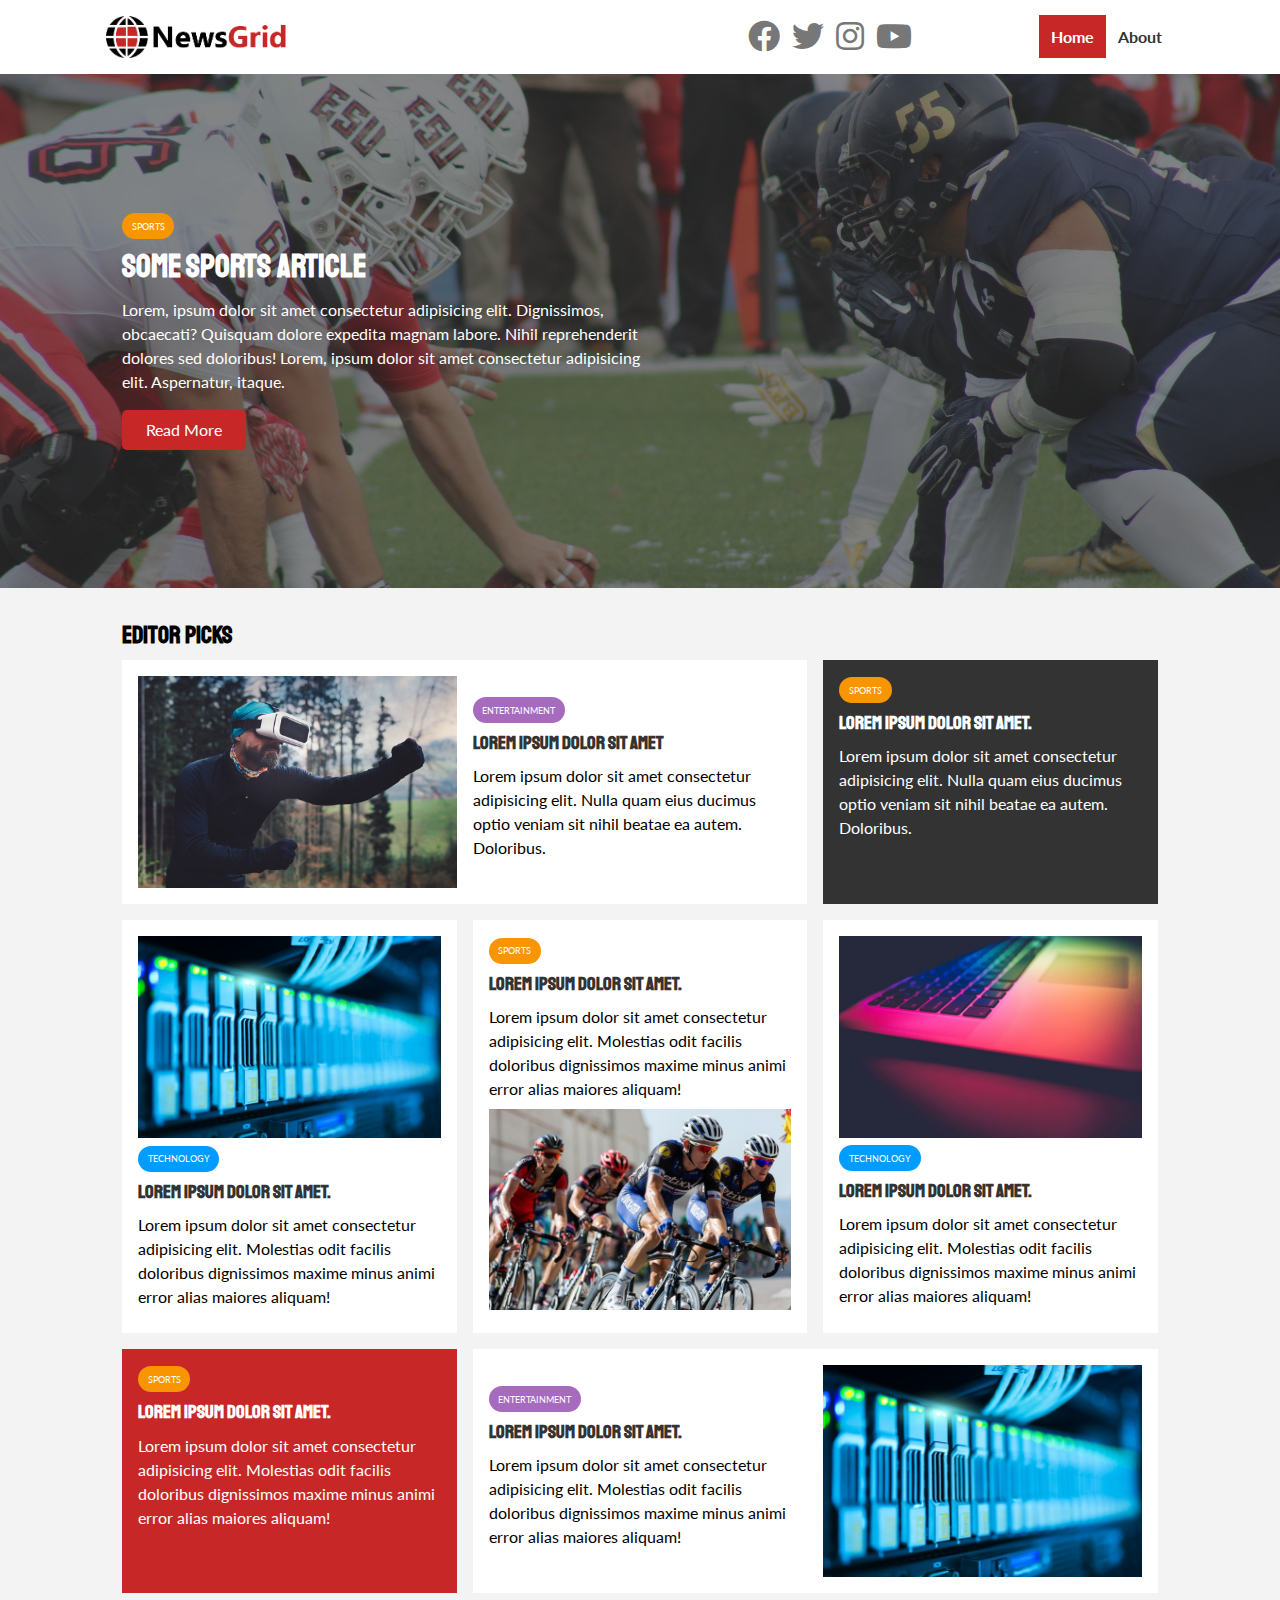
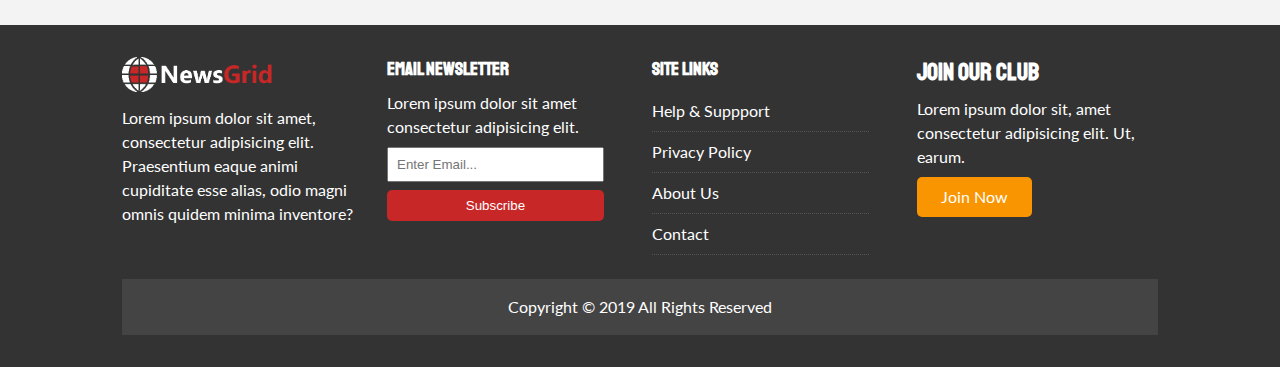
<file: index.html>
<!DOCTYPE html>
<html lang="en">
  <head>
    <meta charset="UTF-8" />
    <meta name="viewport" content="width=device-width, initial-scale=1.0" />
    <link rel="shortcut icon" type="image/x-icon" href="favicon.ico" />

    <link rel="stylesheet" href="css/style.css" />
    <link
      rel="stylesheet"
      media="screen and (max-width:768px)"
      href="css/mobile.css"
    />
    <link
      rel="stylesheet"
      href="https://cdnjs.cloudflare.com/ajax/libs/font-awesome/5.12.1/css/all.min.css"
    />

    <title>NewsGrid | Latest News</title>
  </head>

  <body>
    <!-- Navbar -->
    <nav id="main-nav">
      <div class="container">
        <img src="images/logo.png" class="logo" />
        <div class="social">
          <a href="https://facebook.com" target="_blank"
            ><i class="fab fa-facebook fa-2x"></i
          ></a>
          <a href="https://twitter.com" target="_blank"
            ><i class="fab fa-twitter fa-2x"></i
          ></a>
          <a href="https://instagram.com" target="_blank"
            ><i class="fab fa-instagram fa-2x"></i
          ></a>
          <a href="https://youtube.com" target="_blank"
            ><i class="fab fa-youtube fa-2x"></i
          ></a>
        </div>
        <ul>
          <li><a class="current" href="index.html">Home</a></li>
          <li><a href="about.html">About</a></li>
        </ul>
      </div>
    </nav>

    <!-- Showcase -->
    <header id="showcase">
      <div class="container">
        <div class="showcase-container">
          <div class="showcase-content">
            <div class="category category-sports">Sports</div>
            <h1>Some Sports Article</h1>
            <p>
              Lorem, ipsum dolor sit amet consectetur adipisicing elit.
              Dignissimos, obcaecati? Quisquam dolore expedita magnam labore.
              Nihil reprehenderit dolores sed doloribus! Lorem, ipsum dolor sit
              amet consectetur adipisicing elit. Aspernatur, itaque.
            </p>
            <a href="article.html" class="btn btn-primary">Read More</a>
          </div>
        </div>
      </div>
    </header>

    <!-- Home Articles -->
    <section id="home-articles" class="py-2">
      <div class="container">
        <h2>Editor Picks</h2>
        <div class="articles-container">
          <article class="card">
            <img src="./images/articles/ent1.jpg" alt="" />
            <div>
              <div class="category category-ent">Entertainment</div>
              <h3>
                <a href="article.html">Lorem ipsum dolor sit amet</a>
              </h3>
              <p>
                Lorem ipsum dolor sit amet consectetur adipisicing elit. Nulla
                quam eius ducimus optio veniam sit nihil beatae ea autem.
                Doloribus.
              </p>
            </div>
          </article>
          <article class="card bg-dark">
            <div class="category category-sports">Sports</div>
            <h3>
              <a href="article.html">Lorem ipsum dolor sit amet.</a>
            </h3>
            <p>
              Lorem ipsum dolor sit amet consectetur adipisicing elit. Nulla
              quam eius ducimus optio veniam sit nihil beatae ea autem.
              Doloribus.
            </p>
          </article>
          <article class="card">
            <img src="./images/articles/tech1.jpg" alt="" />
            <div class="category category-tech">Technology</div>
            <h3>
              <a href="article.html">Lorem ipsum dolor sit amet.</a>
            </h3>
            <p>
              Lorem ipsum dolor sit amet consectetur adipisicing elit. Molestias
              odit facilis doloribus dignissimos maxime minus animi error alias
              maiores aliquam!
            </p>
          </article>
          <article class="card">
            <div class="category category-sports">Sports</div>
            <h3>
              <a href="article.html">Lorem ipsum dolor sit amet.</a>
            </h3>
            <p>
              Lorem ipsum dolor sit amet consectetur adipisicing elit. Molestias
              odit facilis doloribus dignissimos maxime minus animi error alias
              maiores aliquam!
            </p>
            <img src="./images/articles/sports1.jpg" alt="" />
          </article>
          <article class="card">
            <img src="./images/articles/tech2.jpg" alt="" />
            <div class="category category-tech">Technology</div>
            <h3>
              <a href="article.html">Lorem ipsum dolor sit amet.</a>
            </h3>
            <p>
              Lorem ipsum dolor sit amet consectetur adipisicing elit. Molestias
              odit facilis doloribus dignissimos maxime minus animi error alias
              maiores aliquam!
            </p>
          </article>
          <article class="card bg-primary">
            <div class="category category-sports">Sports</div>
            <h3>
              <a href="article.html">Lorem ipsum dolor sit amet.</a>
            </h3>
            <p>
              Lorem ipsum dolor sit amet consectetur adipisicing elit. Molestias
              odit facilis doloribus dignissimos maxime minus animi error alias
              maiores aliquam!
            </p>
          </article>
          <article class="card">
            <div>
              <div class="category category-ent">Entertainment</div>
              <h3>
                <a href="article.html">Lorem ipsum dolor sit amet.</a>
              </h3>
              <p>
                Lorem ipsum dolor sit amet consectetur adipisicing elit.
                Molestias odit facilis doloribus dignissimos maxime minus animi
                error alias maiores aliquam!
              </p>
            </div>
            <img src="./images/articles/tech1.jpg" alt="" />
          </article>
        </div>
      </div>
    </section>

    <footer id="main-footer" class="py-2">
      <div class="container footer-container">
        <div>
          <img src="./images/logo_light.png" alt="NewsGrid" />
          <p>
            Lorem ipsum dolor sit amet, consectetur adipisicing elit.
            Praesentium eaque animi cupiditate esse alias, odio magni omnis
            quidem minima inventore?
          </p>
        </div>
        <div>
          <h3>Email Newsletter</h3>
          <p>Lorem ipsum dolor sit amet consectetur adipisicing elit.</p>
          <form name="contact" method="POST" data-netlify="true">
            <input type="email" placeholder="Enter Email..." />
            <input type="submit" value="Subscribe" class="btn btn-primary" />
          </form>
        </div>
        <div>
          <h3>Site Links</h3>
          <ul class="list">
            <li><a href="#">Help & Suppport</a></li>
            <li><a href="#">Privacy Policy</a></li>
            <li><a href="#">About Us</a></li>
            <li><a href="#">Contact</a></li>
          </ul>
        </div>
        <div>
          <h2>Join Our Club</h2>
          <p>
            Lorem ipsum dolor sit, amet consectetur adipisicing elit. Ut, earum.
          </p>
          <a href="" class="btn btn-secondary">Join Now</a>
        </div>
        <div>
          <p>Copyright &copy; 2019 All Rights Reserved</p>
        </div>
      </div>
    </footer>
  </body>
</html>
</file>
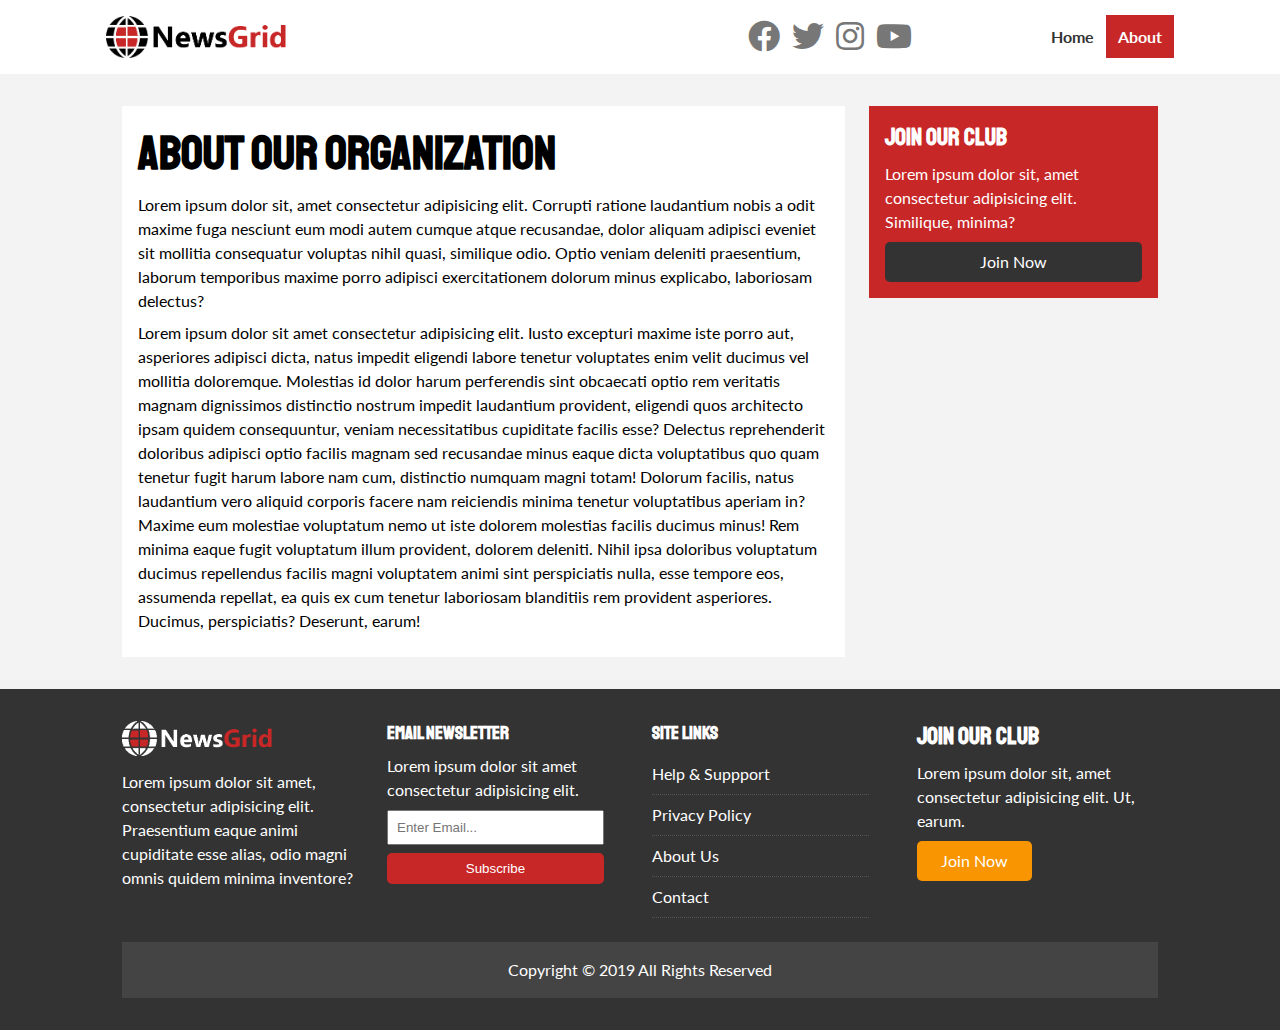
<file: about.html>
<!DOCTYPE html>
<html lang="en">
  <head>
    <meta charset="UTF-8" />
    <meta name="viewport" content="width=device-width, initial-scale=1.0" />
    <link rel="shortcut icon" type="image/x-icon" href="favicon.ico" />

    <link rel="stylesheet" href="css/style.css" />
    <link
      rel="stylesheet"
      media="screen and (max-width:768px)"
      href="css/mobile.css"
    />
    <link
      rel="stylesheet"
      href="https://cdnjs.cloudflare.com/ajax/libs/font-awesome/5.12.1/css/all.min.css"
    />

    <title>NewsGrid | About</title>
  </head>

  <body>
    <!-- Navbar -->
    <nav id="main-nav">
      <div class="container">
        <img src="images/logo.png" class="logo" />
        <div class="social">
          <a href="https://facebook.com" target="_blank"
            ><i class="fab fa-facebook fa-2x"></i
          ></a>
          <a href="https://twitter.com" target="_blank"
            ><i class="fab fa-twitter fa-2x"></i
          ></a>
          <a href="https://instagram.com" target="_blank"
            ><i class="fab fa-instagram fa-2x"></i
          ></a>
          <a href="https://youtube.com" target="_blank"
            ><i class="fab fa-youtube fa-2x"></i
          ></a>
        </div>
        <ul>
          <li><a href="index.html">Home</a></li>
          <li><a class="current" href="about.html">About</a></li>
        </ul>
      </div>
    </nav>

    <section id="about">
      <div class="container">
        <div class="page-container">
          <article class="card">
            <h1 class="l-heading">About Our Organization</h1>
            <p>
              Lorem ipsum dolor sit, amet consectetur adipisicing elit. Corrupti
              ratione laudantium nobis a odit maxime fuga nesciunt eum modi
              autem cumque atque recusandae, dolor aliquam adipisci eveniet sit
              mollitia consequatur voluptas nihil quasi, similique odio. Optio
              veniam deleniti praesentium, laborum temporibus maxime porro
              adipisci exercitationem dolorum minus explicabo, laboriosam
              delectus?
            </p>
            <p>
              Lorem ipsum dolor sit amet consectetur adipisicing elit. Iusto
              excepturi maxime iste porro aut, asperiores adipisci dicta, natus
              impedit eligendi labore tenetur voluptates enim velit ducimus vel
              mollitia doloremque. Molestias id dolor harum perferendis sint
              obcaecati optio rem veritatis magnam dignissimos distinctio
              nostrum impedit laudantium provident, eligendi quos architecto
              ipsam quidem consequuntur, veniam necessitatibus cupiditate
              facilis esse? Delectus reprehenderit doloribus adipisci optio
              facilis magnam sed recusandae minus eaque dicta voluptatibus quo
              quam tenetur fugit harum labore nam cum, distinctio numquam magni
              totam! Dolorum facilis, natus laudantium vero aliquid corporis
              facere nam reiciendis minima tenetur voluptatibus aperiam in?
              Maxime eum molestiae voluptatum nemo ut iste dolorem molestias
              facilis ducimus minus! Rem minima eaque fugit voluptatum illum
              provident, dolorem deleniti. Nihil ipsa doloribus voluptatum
              ducimus repellendus facilis magni voluptatem animi sint
              perspiciatis nulla, esse tempore eos, assumenda repellat, ea quis
              ex cum tenetur laboriosam blanditiis rem provident asperiores.
              Ducimus, perspiciatis? Deserunt, earum!
            </p>
          </article>
          <aside class="card bg-primary">
            <h2>Join Our Club</h2>
            <p>
              Lorem ipsum dolor sit, amet consectetur adipisicing elit.
              Similique, minima?
            </p>
            <a href="" class="btn btn-dark btn-block">Join Now</a>
          </aside>
        </div>
      </div>
    </section>

    <!-- Footer -->
    <footer id="main-footer" class="py-2">
      <div class="container footer-container">
        <div>
          <img src="./images/logo_light.png" alt="NewsGrid" />
          <p>
            Lorem ipsum dolor sit amet, consectetur adipisicing elit.
            Praesentium eaque animi cupiditate esse alias, odio magni omnis
            quidem minima inventore?
          </p>
        </div>
        <div>
          <h3>Email Newsletter</h3>
          <p>Lorem ipsum dolor sit amet consectetur adipisicing elit.</p>
          <form name="contact" method="POST" data-netlify="true">
            <input type="email" placeholder="Enter Email..." />
            <input type="submit" value="Subscribe" class="btn btn-primary" />
          </form>
        </div>
        <div>
          <h3>Site Links</h3>
          <ul class="list">
            <li><a href="#">Help & Suppport</a></li>
            <li><a href="#">Privacy Policy</a></li>
            <li><a href="#">About Us</a></li>
            <li><a href="#">Contact</a></li>
          </ul>
        </div>
        <div>
          <h2>Join Our Club</h2>
          <p>
            Lorem ipsum dolor sit, amet consectetur adipisicing elit. Ut, earum.
          </p>
          <a href="" class="btn btn-secondary">Join Now</a>
        </div>
        <div>
          <p>Copyright &copy; 2019 All Rights Reserved</p>
        </div>
      </div>
    </footer>
  </body>
</html>
</file>
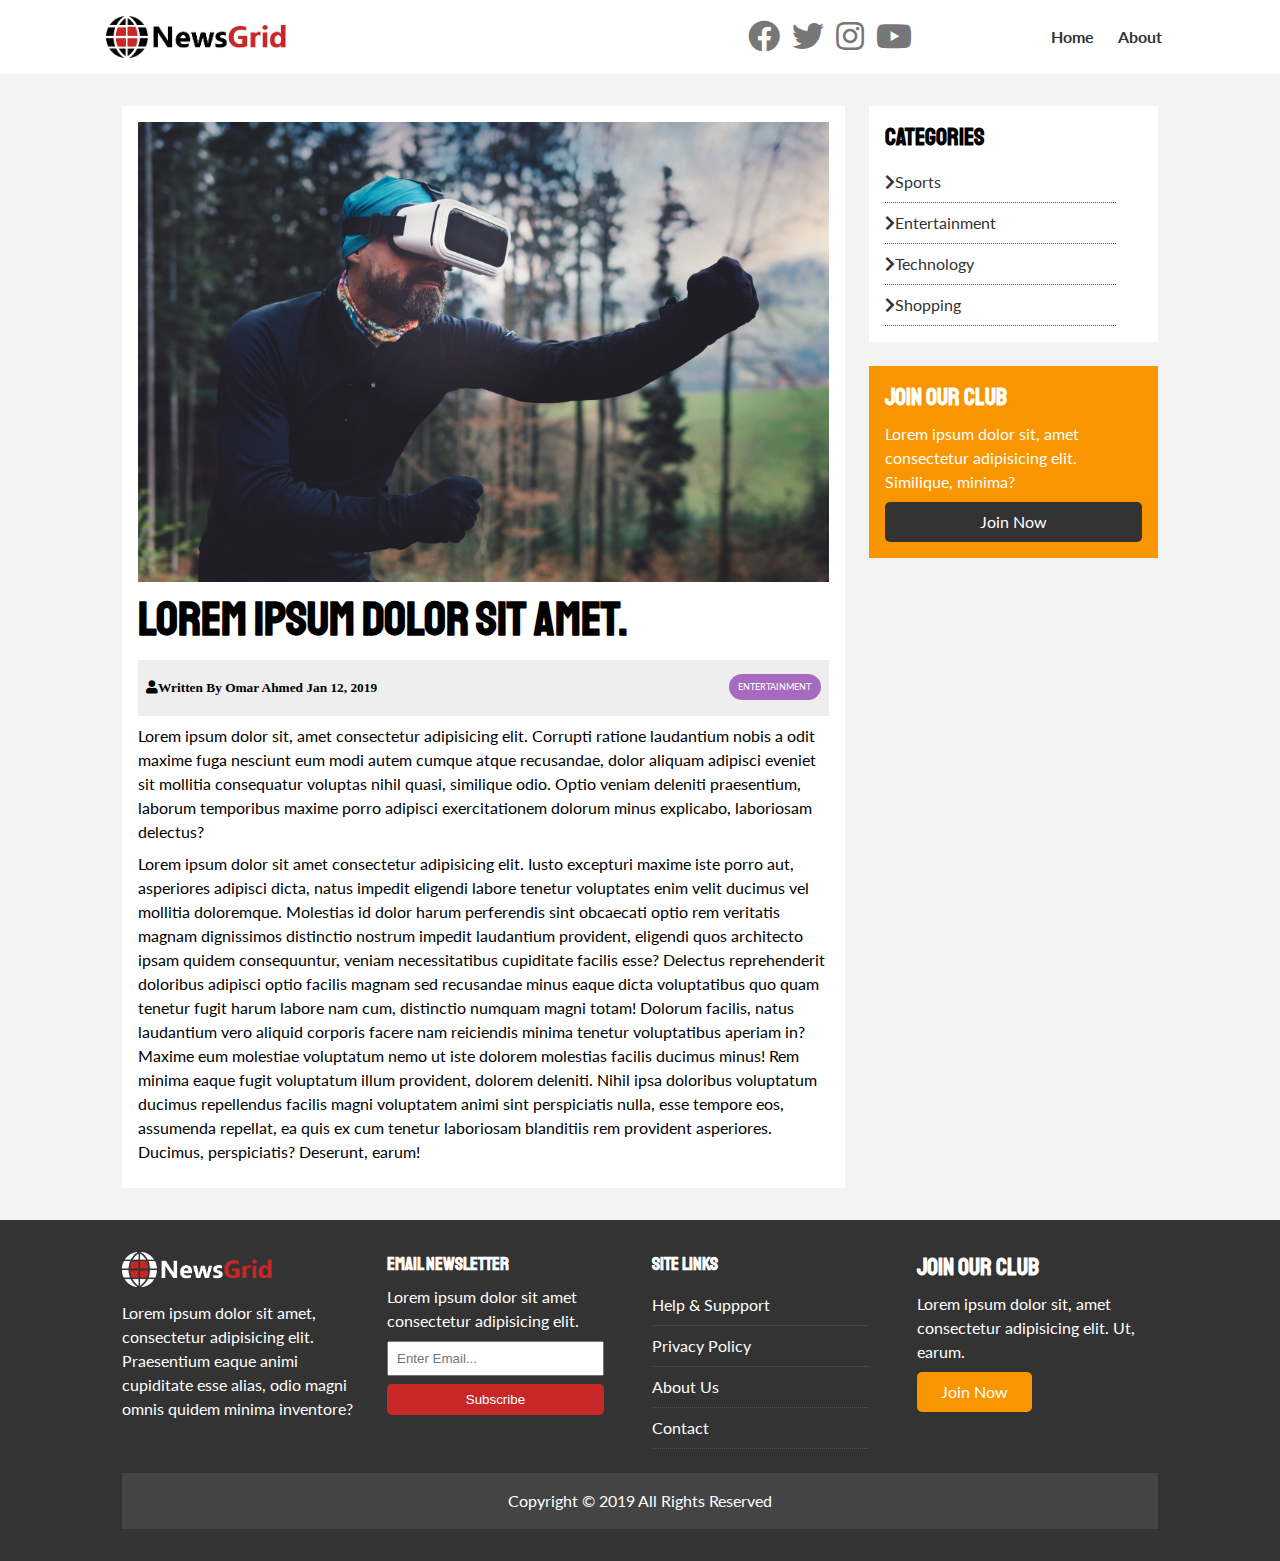
<file: article.html>
<!DOCTYPE html>
<html lang="en">
  <head>
    <meta charset="UTF-8" />
    <meta name="viewport" content="width=device-width, initial-scale=1.0" />
    <link rel="shortcut icon" type="image/x-icon" href="favicon.ico" />

    <link rel="stylesheet" href="css/style.css" />
    <link
      rel="stylesheet"
      media="screen and (max-width:768px)"
      href="css/mobile.css"
    />
    <link
      rel="stylesheet"
      href="https://cdnjs.cloudflare.com/ajax/libs/font-awesome/5.12.1/css/all.min.css"
    />

    <title>NewsGrid | Article</title>
  </head>

  <body>
    <!-- Navbar -->
    <nav id="main-nav">
      <div class="container">
        <img src="images/logo.png" class="logo" />
        <div class="social">
          <a href="https://facebook.com" target="_blank"
            ><i class="fab fa-facebook fa-2x"></i
          ></a>
          <a href="https://twitter.com" target="_blank"
            ><i class="fab fa-twitter fa-2x"></i
          ></a>
          <a href="https://instagram.com" target="_blank"
            ><i class="fab fa-instagram fa-2x"></i
          ></a>
          <a href="https://youtube.com" target="_blank"
            ><i class="fab fa-youtube fa-2x"></i
          ></a>
        </div>
        <ul>
          <li><a href="index.html">Home</a></li>
          <li><a href="about.html">About</a></li>
        </ul>
      </div>
    </nav>

    <section id="article">
      <div class="container">
        <div class="page-container">
          <article class="card">
            <img src="./images/articles/ent1.jpg" />
            <h1 class="l-heading">Lorem ipsum dolor sit amet.</h1>
            <div class="meta">
              <small>
                <i class="fas fa-user">Written By Omar Ahmed Jan 12, 2019</i>
              </small>
              <div class="category category-ent">Entertainment</div>
            </div>
            <p>
              Lorem ipsum dolor sit, amet consectetur adipisicing elit. Corrupti
              ratione laudantium nobis a odit maxime fuga nesciunt eum modi
              autem cumque atque recusandae, dolor aliquam adipisci eveniet sit
              mollitia consequatur voluptas nihil quasi, similique odio. Optio
              veniam deleniti praesentium, laborum temporibus maxime porro
              adipisci exercitationem dolorum minus explicabo, laboriosam
              delectus?
            </p>
            <p>
              Lorem ipsum dolor sit amet consectetur adipisicing elit. Iusto
              excepturi maxime iste porro aut, asperiores adipisci dicta, natus
              impedit eligendi labore tenetur voluptates enim velit ducimus vel
              mollitia doloremque. Molestias id dolor harum perferendis sint
              obcaecati optio rem veritatis magnam dignissimos distinctio
              nostrum impedit laudantium provident, eligendi quos architecto
              ipsam quidem consequuntur, veniam necessitatibus cupiditate
              facilis esse? Delectus reprehenderit doloribus adipisci optio
              facilis magnam sed recusandae minus eaque dicta voluptatibus quo
              quam tenetur fugit harum labore nam cum, distinctio numquam magni
              totam! Dolorum facilis, natus laudantium vero aliquid corporis
              facere nam reiciendis minima tenetur voluptatibus aperiam in?
              Maxime eum molestiae voluptatum nemo ut iste dolorem molestias
              facilis ducimus minus! Rem minima eaque fugit voluptatum illum
              provident, dolorem deleniti. Nihil ipsa doloribus voluptatum
              ducimus repellendus facilis magni voluptatem animi sint
              perspiciatis nulla, esse tempore eos, assumenda repellat, ea quis
              ex cum tenetur laboriosam blanditiis rem provident asperiores.
              Ducimus, perspiciatis? Deserunt, earum!
            </p>
          </article>
          <aside id="categories" class="card">
            <h2>Categories</h2>
            <ul class="list">
              <li>
                <a href="#"><i class="fas fa-chevron-right"></i>Sports</a>
              </li>
              <li>
                <a href="#"
                  ><i class="fas fa-chevron-right"></i>Entertainment</a
                >
              </li>
              <li>
                <a href="#"><i class="fas fa-chevron-right"></i>Technology</a>
              </li>
              <li>
                <a href="#"><i class="fas fa-chevron-right"></i>Shopping</a>
              </li>
            </ul>
          </aside>
          <aside class="card bg-secondary">
            <h2>Join Our Club</h2>
            <p>
              Lorem ipsum dolor sit, amet consectetur adipisicing elit.
              Similique, minima?
            </p>
            <a href="" class="btn btn-dark btn-block">Join Now</a>
          </aside>
        </div>
      </div>
    </section>

    <!-- Footer -->
    <footer id="main-footer" class="py-2">
      <div class="container footer-container">
        <div>
          <img src="./images/logo_light.png" alt="NewsGrid" />
          <p>
            Lorem ipsum dolor sit amet, consectetur adipisicing elit.
            Praesentium eaque animi cupiditate esse alias, odio magni omnis
            quidem minima inventore?
          </p>
        </div>
        <div>
          <h3>Email Newsletter</h3>
          <p>Lorem ipsum dolor sit amet consectetur adipisicing elit.</p>
          <form name="contact" method="POST" data-netlify="true">
            <input type="email" placeholder="Enter Email..." />
            <input type="submit" value="Subscribe" class="btn btn-primary" />
          </form>
        </div>
        <div>
          <h3>Site Links</h3>
          <ul class="list">
            <li><a href="#">Help & Suppport</a></li>
            <li><a href="#">Privacy Policy</a></li>
            <li><a href="#">About Us</a></li>
            <li><a href="#">Contact</a></li>
          </ul>
        </div>
        <div>
          <h2>Join Our Club</h2>
          <p>
            Lorem ipsum dolor sit, amet consectetur adipisicing elit. Ut, earum.
          </p>
          <a href="" class="btn btn-secondary">Join Now</a>
        </div>
        <div>
          <p>Copyright &copy; 2019 All Rights Reserved</p>
        </div>
      </div>
    </footer>
  </body>
</html>
</file>
<file: css/style.css>
@import url('https://fonts.googleapis.com/css2?family=Lato:wght@300;400;700&family=Staatliches&display=swap');

:root {
    --primary-color: #c72727;
    --secondary-color: #f99500;
    --light-color: #f3f3f3;
    --dark-color: #333;
    --max-width: 1100px;
}

.category {
    --sports-color: #f99500;
    --ent-color: #a66bbe;
    --tech-color: #009cff;
}

* {
    margin: 0;
    padding: 0;
    box-sizing: border-box;
}

body {
    font-family: 'Lato', sans-serif;
    line-height: 1.5;
    background-color:var(--light-color);
}
/* Core Styling */
a {
    color: #333;
    text-decoration: none;
}

ul {
    list-style: none;
}

p {
    margin: .5rem 0;
  }
img {
    width: 100%;
}

h1,h2,h3,h4,h5,h6{
    font-family: "Staatliches", cursive;
    margin-bottom: .55rem;
    line-height: 1.3;
}

/* --------------- */

/* Utility */
.container {
    max-width: var(--max-width);
    margin: auto;
    padding: 0 2rem;
    overflow: hidden;
}

/* added in the second video */
.category {
    display: inline-block;
    color: white;
    font-size: 0.55rem;
    text-transform: uppercase;
    padding: 0.4rem 0.6rem;
    border-radius: 15px;
    margin-bottom: 0.5rem;
}

.category-sports {
    background-color: var(--sports-color);
}
.category-ent {
    background-color: var(--ent-color);
}
.category-tech {
    background-color: var(--tech-color);
}

.btn {
    display: inline-block;
    border: none;
    background-color: var(--dark-color);
    color: white;
    padding: 0.5rem 1.5rem;
    border-radius: 5px;
    transition: all 0.3s;
}
.btn-light {
    background-color: var(--light-color);
}
.btn-primary {
    background-color: var(--primary-color);
}
.btn-secondary{
    background-color: var(--secondary-color);
}

.btn-block {
    display: block;
    width: 100%;
    text-align: center;
}

.btn:hover {
    opacity: 0.9;
    transform: scale(0.8);
    box-shadow: 0px 5px 5px 0px black;
}

/* added in the third video */
.card {
    background: #fff;
    padding: 1rem;
}

.bg-dark {
    background-color: var(--dark-color);
    color: #fff;
}

.bg-primary {
    background-color: var(--primary-color);
    color: #fff;
}
.bg-secondary {
    background-color: var(--secondary-color);
    color: #fff;
}

.bg-dark h1,
.bg-dark h2,
.bg-dark h3,
.bg-dark  a,
.bg-primary h1,
.bg-primary h2,
.bg-primary h3, 
.bg-primary a,
.bg-secondary h1,
.bg-secondary h2,
.bg-secondary h3, 
.bg-secondary a
{
    color: #fff;
}

.py-1{
    padding: 1.5rem 0;
}
.py-2{
    padding: 2rem 0;
}
.py-3{
    padding: 3rem 0;
}
.p1-1{
    padding: 1.5rem;
}
.p-2{
    padding: 2rem;
}
.p-3{
    padding: 3rem;
}

.l-heading {
    font-size: 3rem;
}

.list li {
    padding: 0.5rem 0;
    border-bottom: #555 dotted 1px;
    width: 90%;
}
.list li a  {
    transition: all 0.3s;
}

.list li a:hover {
    color: var(--primary-color) !important;
}

/* Inner page grid container  */
.page-container {
    display: grid;
    grid-template-columns: 5fr 2fr;
    margin: 2rem 0;
    gap: 1.5rem;
}

.page-container > *:first-child {
    grid-row: 1 /span 3;
}
/* ------------------------- */


/* Navigation */
#main-nav {
    background-color: #fff;
    position: sticky;
    top: 0;
    z-index: 2;

}

#main-nav .container {
    display: grid;
    grid-template-columns: 6fr 3fr 2fr;
    padding: 1rem;
    align-items: center;
}

#main-nav .logo {
    width: 180px;
}

#main-nav ul {
    justify-self: end;
    display: flex;
}

#main-nav ul li a {
    padding: 0.75rem;
    font-weight: bold;
}

#main-nav ul li a.current {
    background-color: var(--primary-color);
    color: #fff;
    transition: all 0.5s;
}
#main-nav ul li a:hover {
    background-color: var(--light-color);
    color: var(--primary-color)
}

#main-nav .social {
    justify-self: center;
}

#main-nav .social i {
    color: #777;
    margin-right: 0.5rem;
    transition: all 0.3s;
}
#main-nav .social i:hover {
    color: var(--primary-color);
}


/* Showcase */
#showcase {
    color: #fff;
    background-color: #333;
    padding: 2rem;
    /* important for the before selector */
    position: relative;
}

#showcase:before {
    content: '';
    background-image: url(../images/featured.jpg);
    background-repeat: no-repeat;
    background-position: center center;
    background-size: cover;
    position: absolute;
    top:0;
    left: 0;
    height: 100%;
    width: 100%;
    opacity: 0.4;
}

#showcase .showcase-container {
    display: grid;
    grid-template-columns: repeat(2,1fr);
    justify-content: center;
    align-items: center;
    height: 50vh;
}

#showcase .showcase-content {
    z-index: 1;
}
#showcase .showcase-content p {
    margin-bottom: 1rem;
}

/* Home Articles */
#home-articles .articles-container {
    display: grid;
    grid-template-columns: repeat(3, 1fr);
    gap: 1rem;
}

/* direct-child */
#home-articles .articles-container > *:first-child,
#home-articles .articles-container > *:last-child{
    display: grid;
    grid-template-columns: repeat(2,1fr);
    gap: 1rem;
    grid-column: 1 /span 2;
    align-items: center;
}

#home-articles .articles-container > *:last-child{
    grid-column: 2 /span 2;
}

/* added in the article video */
#article .meta {
    display: flex;
    justify-content: space-between;
    align-items: center;
    background-color: #eee;
    padding: 0.5rem;
}

#article .meta .category {
    margin-top: 0.4rem;
}

/* Footer */
#main-footer {
    background-color: var(--dark-color);
    color: white;
}

#main-footer img {
    width: 150px;
}

#main-footer a {
    color: white;
}

#main-footer .footer-container {
    display: grid;
    grid-template-columns: repeat(4, 1fr);
    gap: 1.5rem;
}

#main-footer .footer-container > *:last-child {
    background-color: #444;
    grid-column: 1 / span 4;
    padding: 0.5rem;
    text-align: center;
}

#main-footer .footer-container input[type='email'] {
    width: 90%;
    padding: 0.5rem;
    margin-bottom: 0.5rem;
    outline: none;
}

#main-footer .footer-container input[type='submit'] {
    cursor: pointer;
    width: 90%;
}
</file>
<file: css/mobile.css>
/* Navigation */
#main-nav .social {
    display: none;
}

#main-nav .container {
    grid-template-columns: 1fr;
    gap: 1.2rem;
}

#main-nav ul ,
#main-nav .logo {
    justify-self: center;
}

#main-nav ul li a {
    padding: 0.5rem;
}


#home-articles .articles-container {
    grid-template-columns: repeat(2,1fr);
}

#home-articles .articles-container > *:first-child,
#home-articles .articles-container > *:last-child {
    grid-template-columns: 1fr;
    grid-column: 1;
}

@media(max-width: 600px) {
    /* Stack Grid Items */
    #showcase .showcase-container ,
    #home-articles .articles-container,
    #main-footer .footer-container {
        grid-template-columns: 1fr;
    }

    #main-footer .footer-container > *:last-child {
        grid-column: 1;
    }

    /* #main-footer .footer-container > * {
        border-bottom: #444 dotted 1px;
        padding-bottom: 1rem;
    }

    #main-footer .footer-container > *:last-child,
    #main-footer .footer-container > *:nth-child(3),
    #main-footer .footer-container > *:nth-child(4){
        border: none;
    } */

    /* or */
    #main-footer .footer-container > *:first-child,
    #main-footer .footer-container > *:nth-child(2)
    {
        border-bottom: #444 dotted 1px;
        padding-bottom: 1rem;
    }

    .page-container{
        grid-template-columns: 1fr;
        text-align: center;
    }

    .page-container > *:first-child{
        grid-row: 1;
    }

    .l-heading {
        font-size: 2rem;
    }





}
</file>
